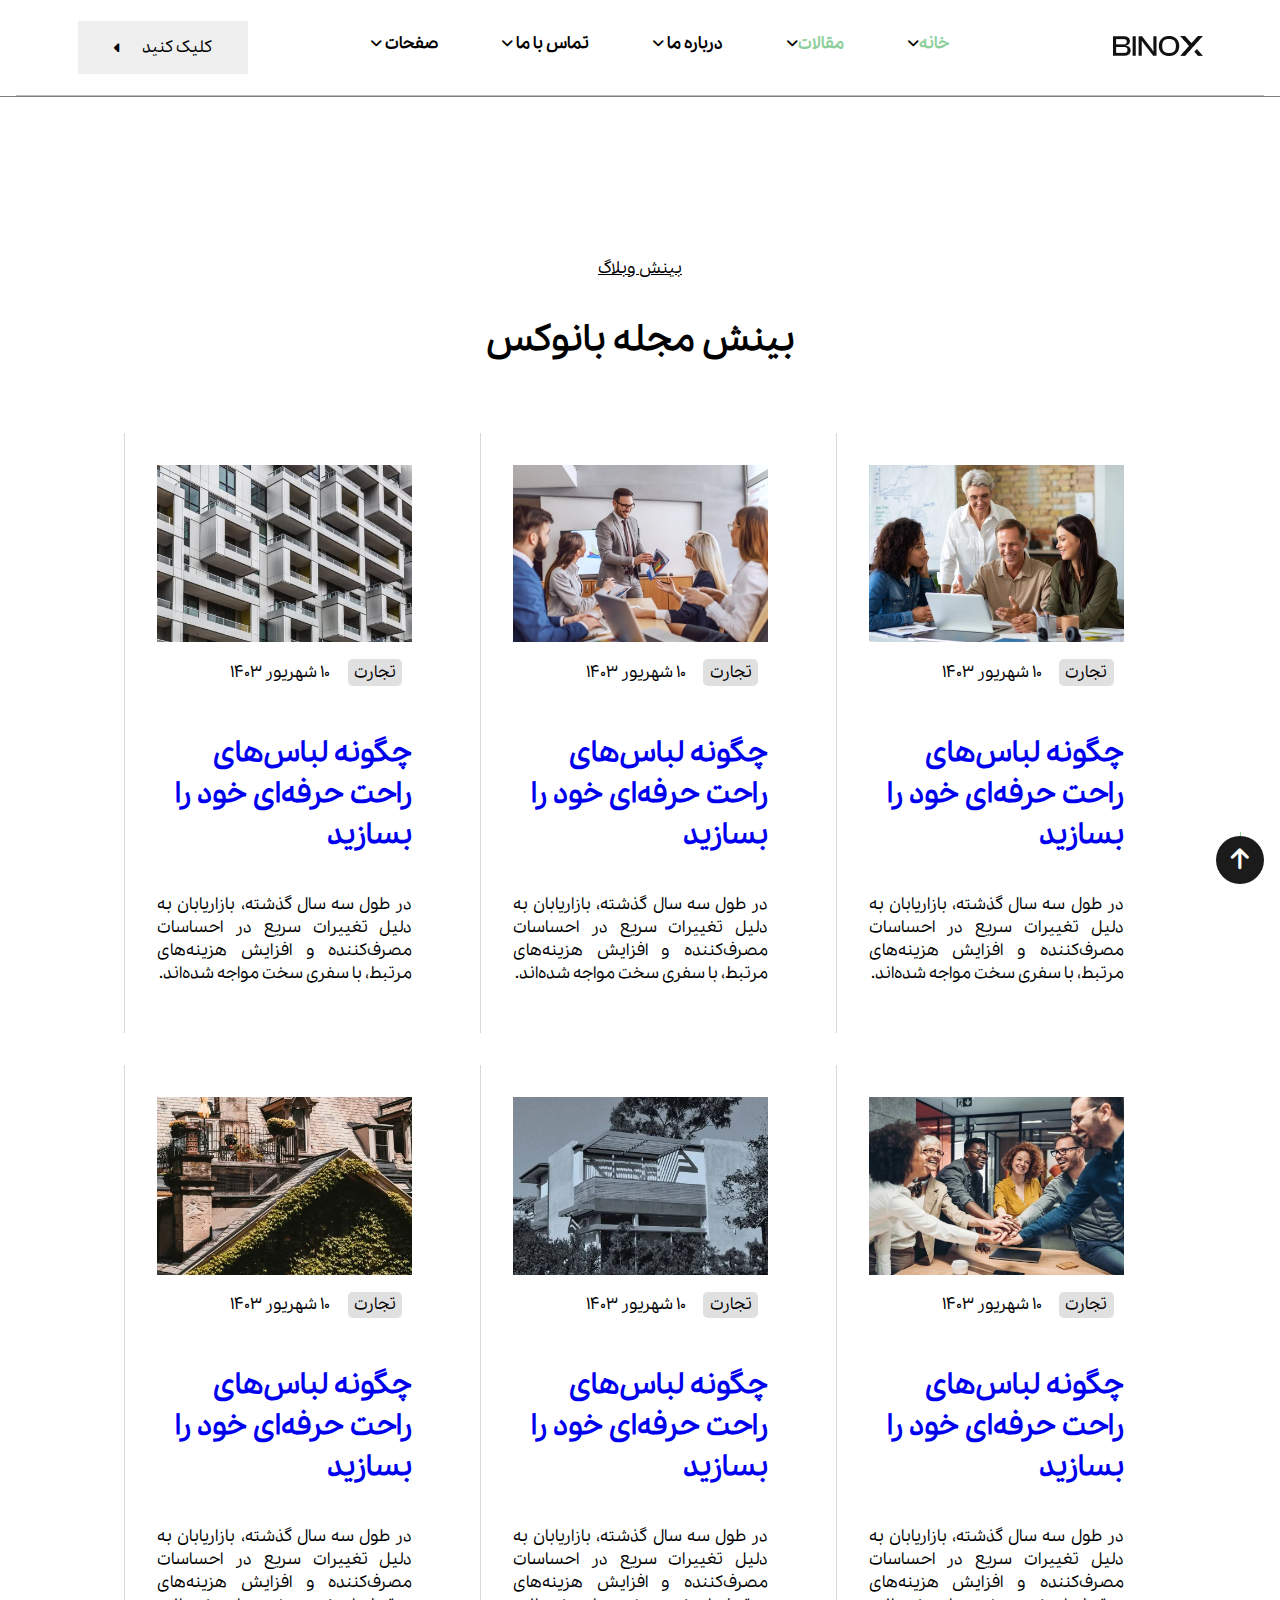
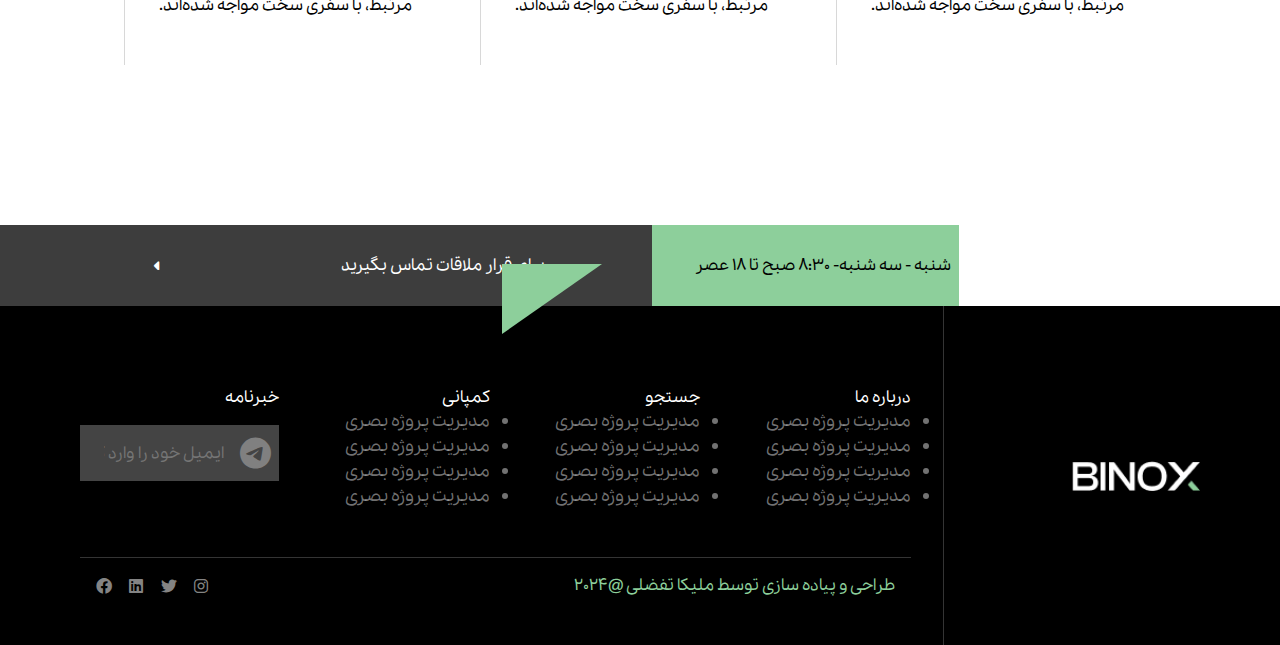
<file: archive.html>
<!DOCTYPE html>
<html lang="en">
<head>
    <meta charset="UTF-8">
    <meta name="viewport" content="width=device-width, initial-scale=1.0">
    <title>Document</title>
    <link href="sass/style.css" rel="stylesheet" />
    <link rel="stylesheet" href="https://cdnjs.cloudflare.com/ajax/libs/font-awesome/6.0.0/css/all.min.css">
  <!-- <link
  rel="stylesheet"
  href="https://cdn.jsdelivr.net/npm/swiper@11/swiper-bundle.min.css"
/>
<script src="https://code.jquery.com/jquery-1.12.4.min.js"></script> -->
</head>
<body>
  <header class="box-header">
    <section class="header-archive">
      <logo>
          <img src="images/blog/logo-inner-page.webp" alt="show logo">
      </logo>
      <nav class="navMenu">
          <ul class="navItem" id="navItem-blog">
            <li class="navItems"> <a href="https://melikatfz89.github.io/binox/">خانه</a><i class="fa-solid fa-angle-down">‌</i></li>
            <li class="navItems"> <a href="#">مقالات</a><i class="fa-solid fa-angle-down">‌</i></li>
            <li class="navItems">درباره ما <i class="fa-solid fa-angle-down">‌</i></li>
              <li class="navItems">تماس با ما <i class="fa-solid fa-angle-down">‌</i></li>
              <li class="navItems">صفحات <i class="fa-solid fa-angle-down">‌</i></li>
          </ul>
      </nav>
      <div class="menu-div">
        <button class="open-close" onclick="showboxMenu()"><i class="fa-solid fa-bars" style="color: #000;"></i></button>
     </div>
     <div class="box-menu">
        <ul class="ul-boxMenu">
            <li class="li-boxMenu">خانه</li>
            <li class="li-boxMenu">مقالات</li>
            <li class="li-boxMenu">تماس با ما</li>
            <li class="li-boxMenu"> درباره ما </li>
            <li class="li-boxMenu"> صفحات</li>
        </ul>
    </div>
      <button class="headerBtn">کلیک کنید
      <i class="fa-solid fa-caret-left">‌</i> </button>
  </section>
  </header>
    <section class="nintheen-section">
        <div class="veblog-div-archive">
            <div class="title-archive">
                <u> بینش وبلاگ </u>
                <h3>بینش مجله بانوکس</h3>
            </div>
          
          <div class="box-blogs">
            <div class="box-blog">
              <div>
                <img src="images/blog/blog-img-1.webp" alt="">
              </div>
              <div class="info-blog">
                 <span class="category-blog">تجارت</span>
                 <span class="time-blog">10 شهریور 1403</span> 
              </div>
              <h4><a href="file:///C:/Users/pc/Desktop/repository/DONE/binox/singlePost.html">چگونه لباس‌های راحت حرفه‌ای خود را بسازید </a></h4>
              <p>در طول سه سال گذشته، بازاریابان به دلیل تغییرات سریع در احساسات مصرف‌کننده و افزایش هزینه‌های مرتبط، با سفری سخت مواجه شده‌اند.</p>
            </div>
            <div class="box-blog">
              <div>
                <img src="images/blog/blog-img-2.webp" alt="">
              </div>              <div class="info-blog">
                 <span class="category-blog">تجارت</span>
                 <span class="time-blog">10 شهریور 1403</span> 
              </div>
              <h4><a href="file:///C:/Users/pc/Desktop/repository/DONE/binox/singlePost.html">چگونه لباس‌های راحت حرفه‌ای خود را بسازید </a></h4>
              <p>در طول سه سال گذشته، بازاریابان به دلیل تغییرات سریع در احساسات مصرف‌کننده و افزایش هزینه‌های مرتبط، با سفری سخت مواجه شده‌اند.</p>
            </div>
            <div class="box-blog">
              <div>
                <img src="images/blog/blog-img-3.webp" alt="">
              </div>              <div class="info-blog">
                 <span class="category-blog">تجارت</span>
                 <span class="time-blog">10 شهریور 1403</span> 
              </div>
              <h4><a href="file:///C:/Users/pc/Desktop/repository/DONE/binox/singlePost.html">چگونه لباس‌های راحت حرفه‌ای خود را بسازید </a></h4>
              <p>در طول سه سال گذشته، بازاریابان به دلیل تغییرات سریع در احساسات مصرف‌کننده و افزایش هزینه‌های مرتبط، با سفری سخت مواجه شده‌اند.</p>
            </div>
            <div class="box-blog">
              <div>
                <img src="images/blog/blog-img3.webp" alt="">
              </div>              <div class="info-blog">
                 <span class="category-blog">تجارت</span>
                 <span class="time-blog">10 شهریور 1403</span> 
              </div>
              <h4><a href="file:///C:/Users/pc/Desktop/repository/DONE/binox/singlePost.html">چگونه لباس‌های راحت حرفه‌ای خود را بسازید </a></h4>
              <p>در طول سه سال گذشته، بازاریابان به دلیل تغییرات سریع در احساسات مصرف‌کننده و افزایش هزینه‌های مرتبط، با سفری سخت مواجه شده‌اند.</p>
            </div>
            <div class="box-blog">
              <div>
                <img src="images/blog/blog-img-2 (1).webp" alt="">
              </div>              <div class="info-blog">
                 <span class="category-blog">تجارت</span>
                 <span class="time-blog">10 شهریور 1403</span> 
              </div>
              <h4><a href="file:///C:/Users/pc/Desktop/repository/DONE/binox/singlePost.html">چگونه لباس‌های راحت حرفه‌ای خود را بسازید </a></h4>
              <p>در طول سه سال گذشته، بازاریابان به دلیل تغییرات سریع در احساسات مصرف‌کننده و افزایش هزینه‌های مرتبط، با سفری سخت مواجه شده‌اند.</p>
            </div>
            <div class="box-blog">
              <div>
                <img src="images/blog/blog-img-1 (1).webp" alt="">
              </div>              <div class="info-blog">
                 <span class="category-blog">تجارت</span>
                 <span class="time-blog">10 شهریور 1403</span> 
              </div>
              <h4><a href="file:///C:/Users/pc/Desktop/repository/DONE/binox/singlePost.html">چگونه لباس‌های راحت حرفه‌ای خود را بسازید </a></h4>
              <p>در طول سه سال گذشته، بازاریابان به دلیل تغییرات سریع در احساسات مصرف‌کننده و افزایش هزینه‌های مرتبط، با سفری سخت مواجه شده‌اند.</p>
            </div>
          </div>
        </div>
    </section>
    <section class="tenth-section">
      <div class="btnCall-footer">
       <a href="#">
         برای قرار ملاقات تماس بگیرید
         <i class="fa-solid fa-caret-left">‌</i>
       </a>
      </div>
      <div class="green-time">
       شنبه - سه شنبه- 8:30 صبح تا 18 عصر
      </div>
   </section>
   <footer class="box-footer">
     <div class="background-btnscroll">
       <button onclick="scrollBorder()" class="btn-scroll"><i class="fa-solid fa-arrow-up fa-fw"></i></button>
     </div>
     <img  class=footer-logo src="images/footer-logo-1-1.webp" alt="">
     <div class="box-text-footer">
       <div class="links-pages">
         <ul>
           درباره ما
           <li>مدیریت پروژه بصری </li>
           <li>مدیریت پروژه بصری </li>
           <li>مدیریت پروژه بصری </li>
           <li>مدیریت پروژه بصری </li>
         </ul>
         <ul>
           جستجو
           <li>مدیریت پروژه بصری </li>
           <li>مدیریت پروژه بصری </li>
           <li>مدیریت پروژه بصری </li>
           <li>مدیریت پروژه بصری </li>
         </ul>
         <ul>
           کمپانی
           <li>مدیریت پروژه بصری </li>
           <li>مدیریت پروژه بصری </li>
           <li>مدیریت پروژه بصری </li>
           <li>مدیریت پروژه بصری </li>
         </ul>
         <div>
           خبرنامه
           <div class="div-form">
             <i class="fa-brands fa-telegram"></i>
             <input type="email" class="email-address" placeholder="ایمیل خود را وارد کنید"/>
           </div>
         </div>
       </div>
       <div class="div-coprighting">
         <span class="copy-right"> طراحی و پیاده سازی توسط ملیکا تفضلی @2024</span>
         <span class="social-footer">
           <i class="fa-brands fa-instagram"></i>
           <i class="fa-brands fa-twitter"></i>
           <i class="fa-brands fa-linkedin"></i>
           <i class="fa-brands fa-facebook"></i>
         </span>
       </div>
     </div>
   </footer>
   <!-- <script src="http://cdnjs.cloudflare.com/ajax/libs/waypoints/2.0.3/waypoints.min.js"></script>
   <script src="js/jquery.counterup.min.js"></script> -->
   <script src="js/script.js"></script></body>
</html>
</file>
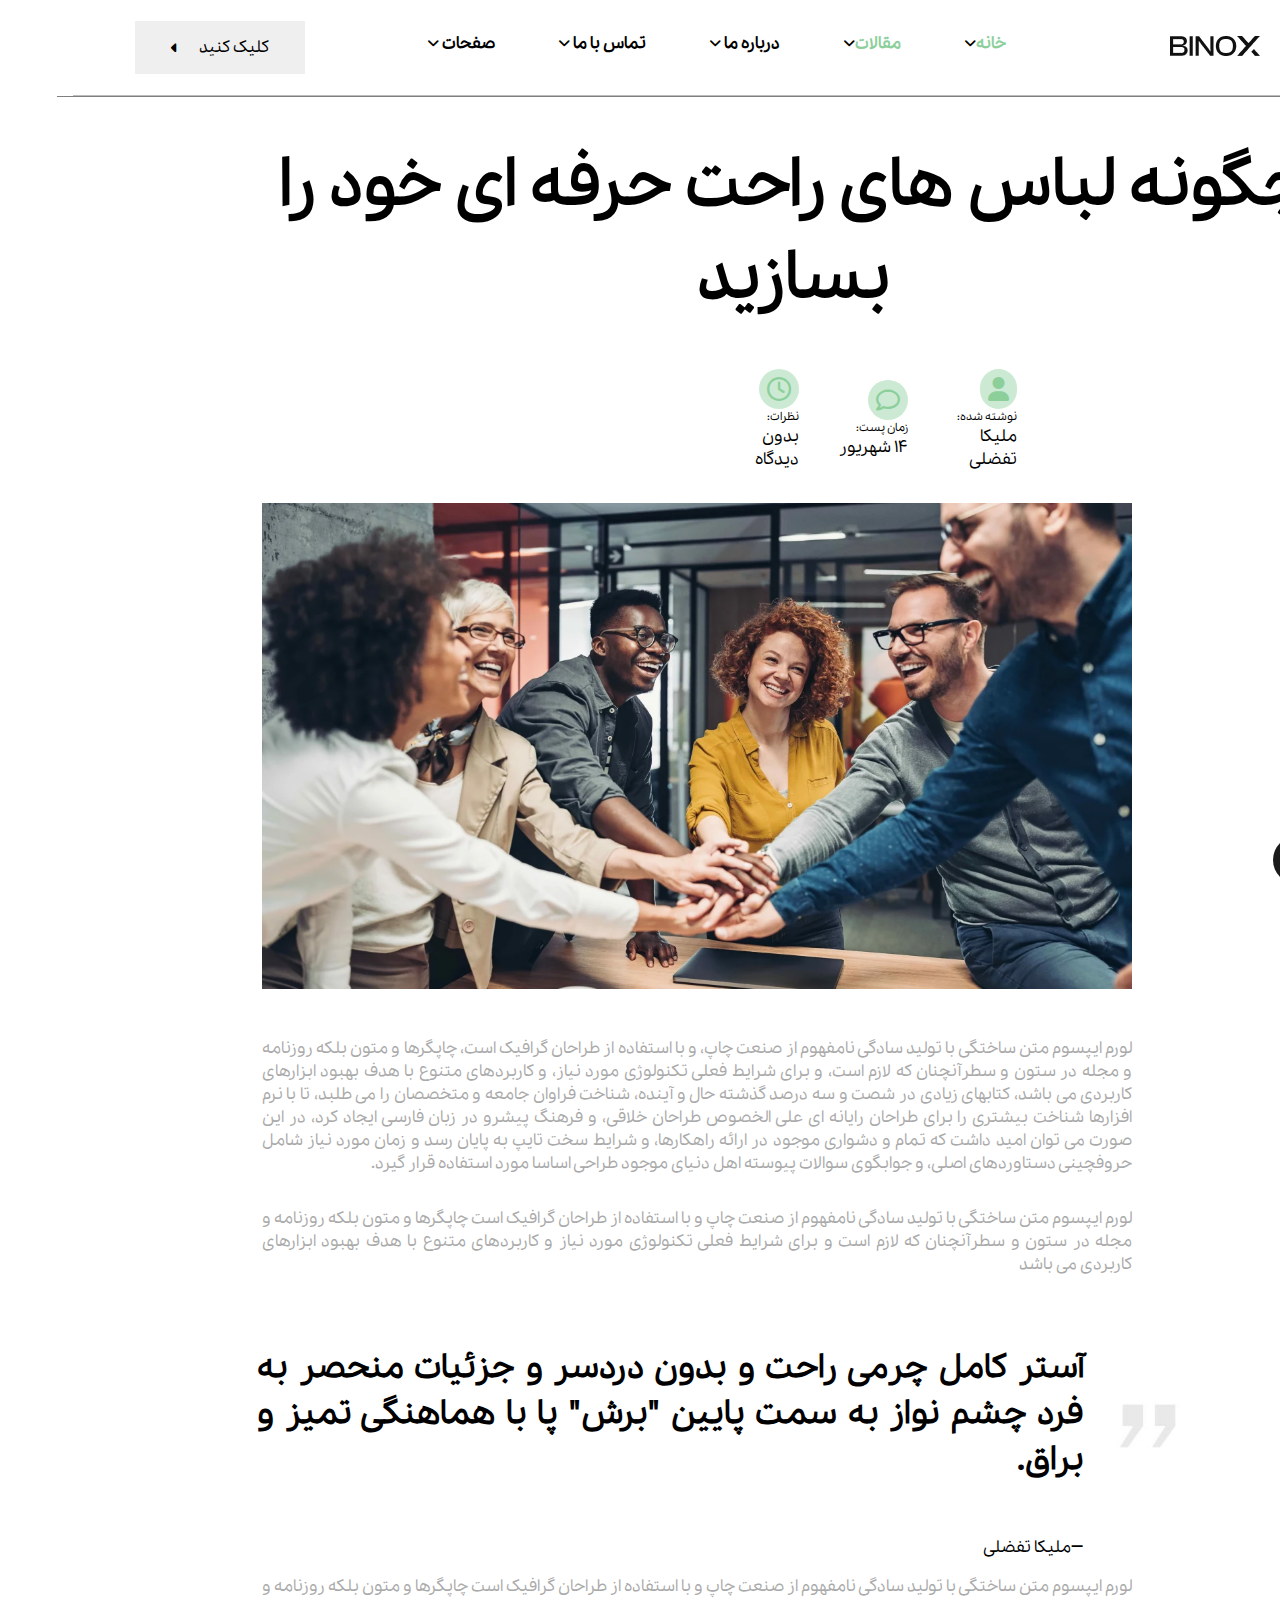
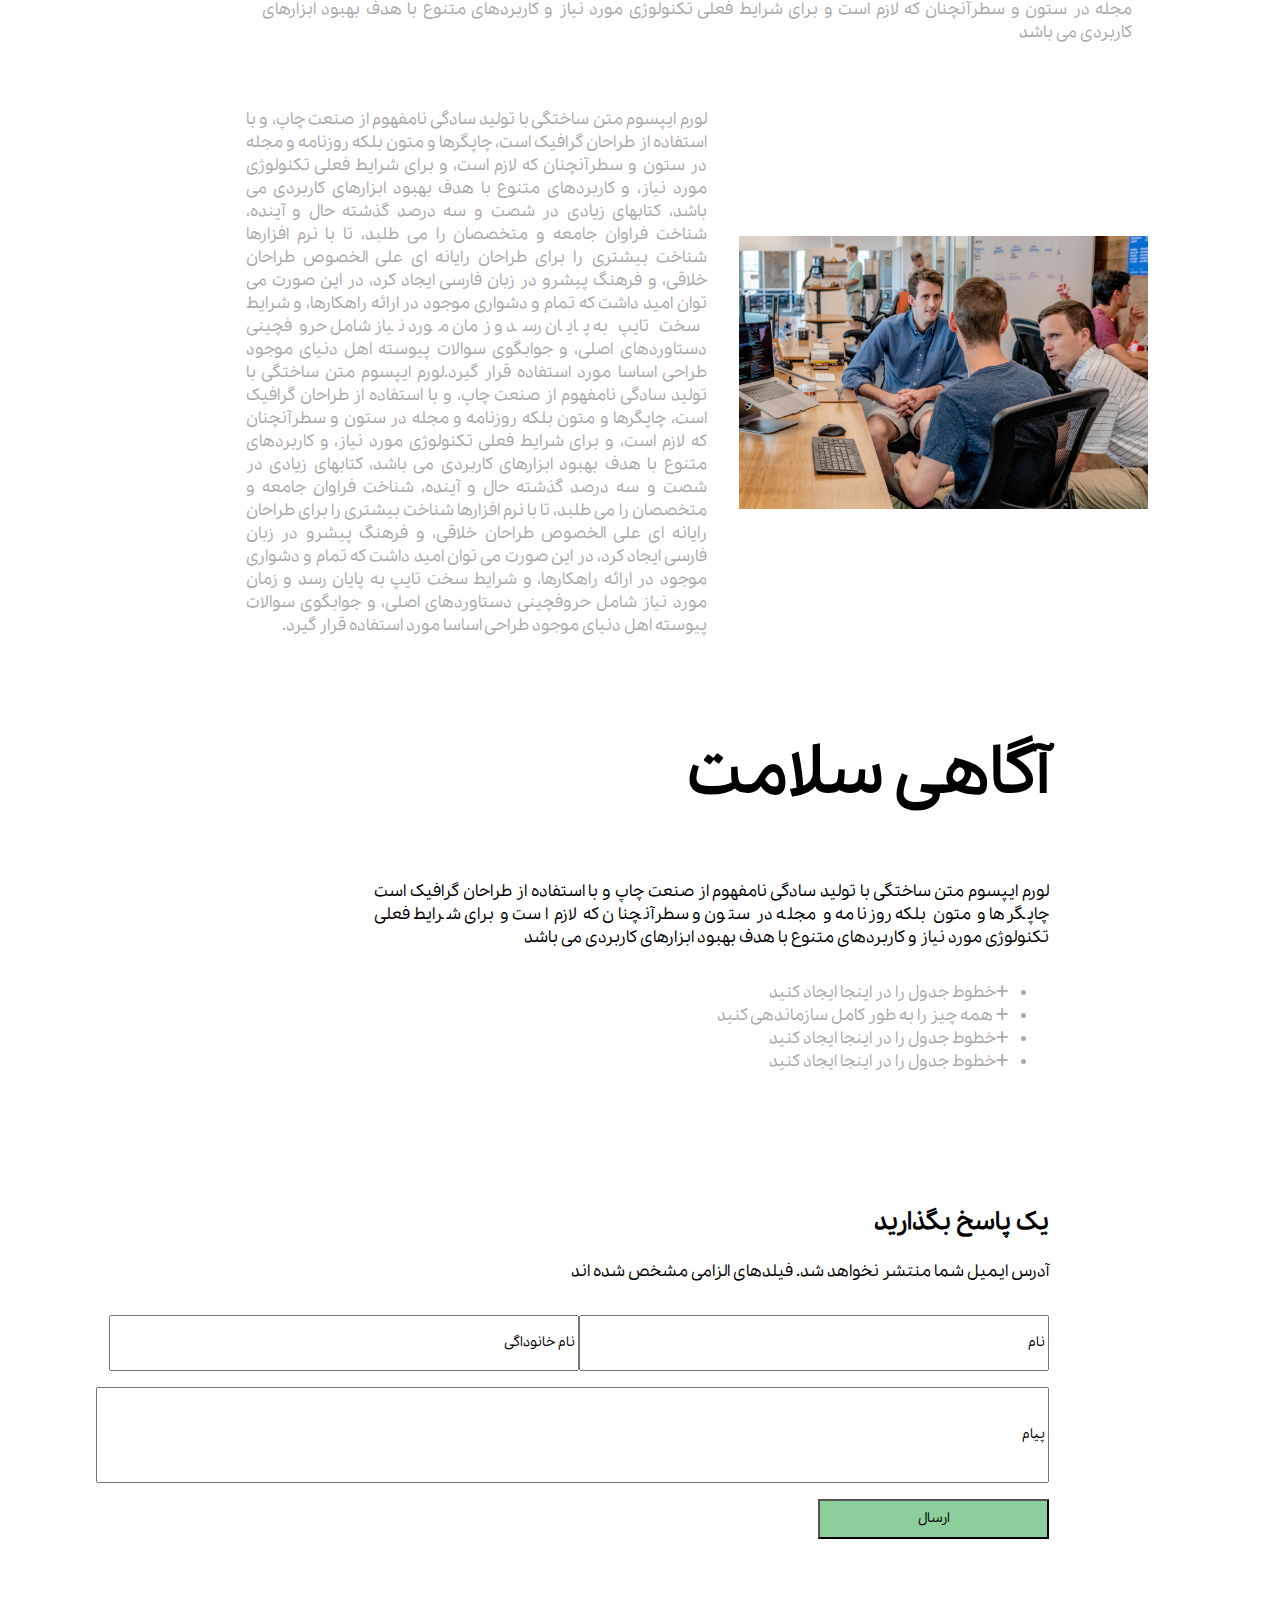
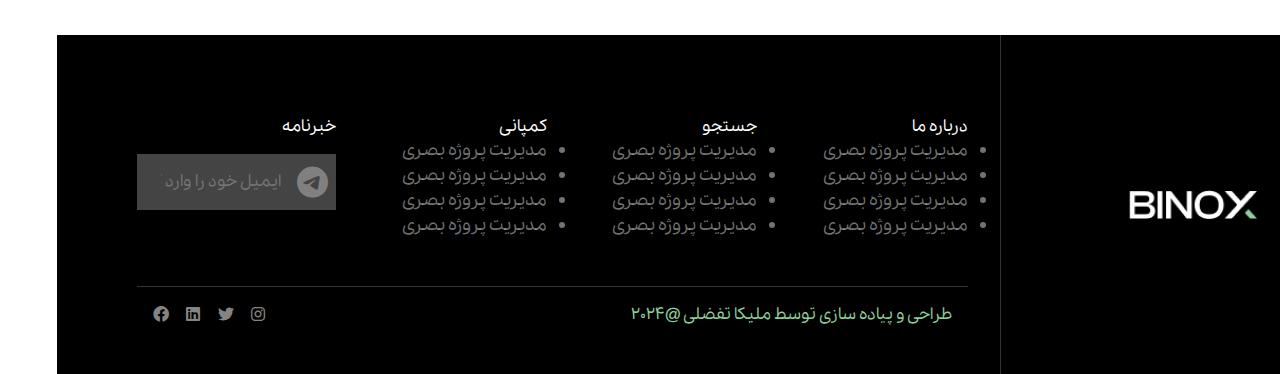
<file: singlePost.html>
<!DOCTYPE html>
<html lang="en">
<head>
    <meta charset="UTF-8">
    <meta name="viewport" content="width=device-width, initial-scale=1.0">
    <title>Document</title>
    <link href="sass/style.css" rel="stylesheet" />
    <link rel="stylesheet" href="https://cdnjs.cloudflare.com/ajax/libs/font-awesome/6.0.0/css/all.min.css">
    <!-- <link
  rel="stylesheet"
  href="https://cdn.jsdelivr.net/npm/swiper@11/swiper-bundle.min.css"
/> -->
<!-- <script src="https://code.jquery.com/jquery-1.12.4.min.js"></script> -->
</head>
<body>
  <header class="box-header">
    <section class="header-archive">
      <logo>
          <img src="images/blog/logo-inner-page.webp" alt="show logo">
      </logo>
      <nav class="navMenu">
          <ul class="navItem" id="navItem-blog">
            <li class="navItems"> <a href="https://melikatfz89.github.io/binox/">خانه</a><i class="fa-solid fa-angle-down">‌</i></li>
            <li class="navItems"> <a href="#">مقالات</a><i class="fa-solid fa-angle-down">‌</i></li>
            <li class="navItems">درباره ما <i class="fa-solid fa-angle-down">‌</i></li>
              <li class="navItems">تماس با ما <i class="fa-solid fa-angle-down">‌</i></li>
              <li class="navItems">صفحات <i class="fa-solid fa-angle-down">‌</i></li>
          </ul>
      </nav>
      <div class="menu-div">
        <button class="open-close" onclick="showboxMenu()"><i class="fa-solid fa-bars" style="color: #000;"></i></button>
     </div>
     <div class="box-menu">
        <ul class="ul-boxMenu">
            <li class="li-boxMenu">خانه</li>
            <li class="li-boxMenu">مقالات</li>
            <li class="li-boxMenu">تماس با ما</li>
            <li class="li-boxMenu"> درباره ما </li>
            <li class="li-boxMenu"> صفحات</li>
        </ul>
    </div>
      <button class="headerBtn">کلیک کنید
      <i class="fa-solid fa-caret-left">‌</i> </button>
  </section>
  </header>

        <h1 class="title-singlepost">چگونه لباس های راحت حرفه ای خود را بسازید </h1>
        <div class="info">
          <div class="box-info">
            <i class="fa-solid fa-user"></i>
            <div class="text-info">
              <span class="title-info">نوشته شده:</span>
              <span>ملیکا تفضلی</span>
            </div>
          </div>
          <div class="box-info">
            <i class="fa-regular fa-comment"></i>
            <div class="text-info">
              <span class="title-info"> زمان پست:</span>
              <span>14 شهریور </span>
            </div>
          </div>
          <div class="box-info">
            <i class="fa-regular fa-clock"></i>
            <div class="text-info">
              <span class="title-info"> نظرات:</span>
              <span> بدون دیدگاه</span>
            </div>
          </div>
        </div>
        <div class="special-image">
          <img src="images/single-post/blog-details-img.webp" alt="show-pic">
        </div>
        <div class="description">
          <p >لورم ایپسوم متن ساختگی با تولید سادگی نامفهوم از صنعت چاپ، و با استفاده از طراحان گرافیک است، چاپگرها و متون بلکه روزنامه و مجله در ستون و سطرآنچنان که لازم است، و برای شرایط فعلی تکنولوژی مورد نیاز، و کاربردهای متنوع با هدف بهبود ابزارهای کاربردی می باشد، کتابهای زیادی در شصت و سه درصد گذشته حال و آینده، شناخت فراوان جامعه و متخصصان را می طلبد، تا با نرم افزارها شناخت بیشتری را برای طراحان رایانه ای علی الخصوص طراحان خلاقی، و فرهنگ پیشرو در زبان فارسی ایجاد کرد، در این صورت می توان امید داشت که تمام و دشواری موجود در ارائه راهکارها، و شرایط سخت تایپ به پایان رسد و زمان مورد نیاز شامل حروفچینی دستاوردهای اصلی، و جوابگوی سوالات پیوسته اهل دنیای موجود طراحی اساسا مورد استفاده قرار گیرد.</p>
          <p>لورم ایپسوم متن ساختگی با تولید سادگی نامفهوم از صنعت چاپ و با استفاده از طراحان گرافیک است چاپگرها و متون بلکه روزنامه و مجله در ستون و سطرآنچنان که لازم است و برای شرایط فعلی تکنولوژی مورد نیاز و کاربردهای متنوع با هدف بهبود ابزارهای کاربردی می باشد</p>
        </div>
        <div class="quote-text">
             <img src="images/quote-image.JPG" alt="">
             <div class="author-text">
            <h5>آستر کامل چرمی راحت و بدون دردسر و جزئیات منحصر به فرد چشم نواز به سمت پایین "برش" پا با هماهنگی تمیز و براق.</h5>
            <span class="author"><i class="fa-solid fa-minus"></i>ملیکا تفضلی</span>
            </div>
        </div>
        <div class="description">
          <p>لورم ایپسوم متن ساختگی با تولید سادگی نامفهوم از صنعت چاپ و با استفاده از طراحان گرافیک است چاپگرها و متون بلکه روزنامه و مجله در ستون و سطرآنچنان که لازم است و برای شرایط فعلی تکنولوژی مورد نیاز و کاربردهای متنوع با هدف بهبود ابزارهای کاربردی می باشد</p>
        </div>
        <div class="image-text">
            <img src="images/single-post/blog_center.webp" alt="show-pic">
            <p>لورم ایپسوم متن ساختگی با تولید سادگی نامفهوم از صنعت چاپ، و با استفاده از طراحان گرافیک است، چاپگرها و متون بلکه روزنامه و مجله در ستون و سطرآنچنان که لازم است، و برای شرایط فعلی تکنولوژی مورد نیاز، و کاربردهای متنوع با هدف بهبود ابزارهای کاربردی می باشد، کتابهای زیادی در شصت و سه درصد گذشته حال و آینده، شناخت فراوان جامعه و متخصصان را می طلبد، تا با نرم افزارها شناخت بیشتری را برای طراحان رایانه ای علی الخصوص طراحان خلاقی، و فرهنگ پیشرو در زبان فارسی ایجاد کرد، در این صورت می توان امید داشت که تمام و دشواری موجود در ارائه راهکارها، و شرایط سخت تایپ به پایان رسد و زمان مورد نیاز شامل حروفچینی دستاوردهای اصلی، و جوابگوی سوالات پیوسته اهل دنیای موجود طراحی اساسا مورد استفاده قرار گیرد.لورم ایپسوم متن ساختگی با تولید سادگی نامفهوم از صنعت چاپ، و با استفاده از طراحان گرافیک است، چاپگرها و متون بلکه روزنامه و مجله در ستون و سطرآنچنان که لازم است، و برای شرایط فعلی تکنولوژی مورد نیاز، و کاربردهای متنوع با هدف بهبود ابزارهای کاربردی می باشد، کتابهای زیادی در شصت و سه درصد گذشته حال و آینده، شناخت فراوان جامعه و متخصصان را می طلبد، تا با نرم افزارها شناخت بیشتری را برای طراحان رایانه ای علی الخصوص طراحان خلاقی، و فرهنگ پیشرو در زبان فارسی ایجاد کرد، در این صورت می توان امید داشت که تمام و دشواری موجود در ارائه راهکارها، و شرایط سخت تایپ به پایان رسد و زمان مورد نیاز شامل حروفچینی دستاوردهای اصلی، و جوابگوی سوالات پیوسته اهل دنیای موجود طراحی اساسا مورد استفاده قرار گیرد.</p>
          </div>
          <div class="healthy-section">
            <h1>آگاهی سلامت </h1>
            <p>لورم ایپسوم متن ساختگی با تولید سادگی نامفهوم از صنعت چاپ و با استفاده از طراحان گرافیک است چاپگرها و متون بلکه روزنامه و مجله در ستون و سطرآنچنان که لازم است و برای شرایط فعلی تکنولوژی مورد نیاز و کاربردهای متنوع با هدف بهبود ابزارهای کاربردی می باشد</p>  
            <ul class="list-healthy">
              <li><i class="fa-solid fa-plus"></i>خطوط جدول را در اینجا ایجاد کنید</li>
              <li><i class="fa-solid fa-plus"></i> همه چیز را به طور کامل سازماندهی کنید </li>
              <li><i class="fa-solid fa-plus"></i>خطوط جدول را در اینجا ایجاد کنید</li>
              <li><i class="fa-solid fa-plus"></i>خطوط جدول را در اینجا ایجاد کنید</li>
            </ul>
          </div>
          <div class="div-form">
            <div class="">
              <h2>یک پاسخ بگذارید</h2>
              <p>آدرس ایمیل شما منتشر نخواهد شد. فیلدهای الزامی مشخص شده اند</p>
              <form action="get" class="form-text">
                <input type="text"  name="" id="name" value="نام">
                <input type="text"  name="" id="family" value="نام خانوداگی">
                <input type="textarea" name="" id="message" value="پیام" >
                <button id="submit-btn">ارسال</button>
              </form>
            </div>
          </div>
  <footer class="box-footer">
    <div class="background-btnscroll">
      <button onclick="scrollBorder()" class="btn-scroll"><i class="fa-solid fa-arrow-up fa-fw"></i></button>
    </div>
    <img  class=footer-logo src="images/footer-logo-1-1.webp" alt="">
    <div class="box-text-footer">
      <div class="links-pages">
        <ul>
          درباره ما
          <li>مدیریت پروژه بصری </li>
          <li>مدیریت پروژه بصری </li>
          <li>مدیریت پروژه بصری </li>
          <li>مدیریت پروژه بصری </li>
        </ul>
        <ul>
          جستجو
          <li>مدیریت پروژه بصری </li>
          <li>مدیریت پروژه بصری </li>
          <li>مدیریت پروژه بصری </li>
          <li>مدیریت پروژه بصری </li>
        </ul>
        <ul>
          کمپانی
          <li>مدیریت پروژه بصری </li>
          <li>مدیریت پروژه بصری </li>
          <li>مدیریت پروژه بصری </li>
          <li>مدیریت پروژه بصری </li>
        </ul>
        <div>
          خبرنامه
          <div class="div-form">
            <i class="fa-brands fa-telegram"></i>
            <input type="email" class="email-address" placeholder="ایمیل خود را وارد کنید"/>
          </div>
        </div>
      </div>
      <div class="div-coprighting">
        <span class="copy-right"> طراحی و پیاده سازی توسط ملیکا تفضلی @2024</span>
        <span class="social-footer">
          <i class="fa-brands fa-instagram"></i>
          <i class="fa-brands fa-twitter"></i>
          <i class="fa-brands fa-linkedin"></i>
          <i class="fa-brands fa-facebook"></i>
        </span>
      </div>
    </div>
  </footer>
    <script src="js/script.js"></script>
</body>
</html>
</file>
<file: sass/style.css>
/*
Theme Name: bizoxin
Theme URI: bizoxin
Author: melika.tafazoli8631@gmail.com
Author URI: melika tafazoli
Description: A simple Theme about the Seo and good for the company about SEO AND WEBDESIGN, i use some library for this demo, swipper js, counter js , fontawsome, JQuery and pure javascript.
Version: 1.0
*/
html {
  scroll-behavior: smooth !important;
}

@media screen and (min-width: 100px) and (max-width: 425px) {
  h1 {
    font-size: 0.9rem !important;
    margin-top: 0.3rem !important;
    margin-right: 2rem !important;
  }
  p {
    font-size: 0.9rem !important;
  }
  h4 {
    font-size: 0.9rem !important;
  }
  div {
    font-size: 0.9rem !important;
  }
  p.text-small-banner {
    display: none;
  }
  .container {
    height: 22rem;
  }
  .image-wrapper img {
    height: 22rem;
  }
  .navMenu {
    display: none !important;
  }
  logo {
    width: 86px;
    height: auto;
  }
  .black-frame-slider {
    display: none !important;
  }
  .headerBtn {
    font-size: 10px !important;
  }
  .continue-informations img {
    flex-basis: 100% !important;
  }
  .first-div-core {
    padding: 0 !important;
  }
  .total-blue-div {
    flex-basis: 100% !important;
  }
  .core-feature {
    flex-basis: 100% !important;
    padding: 1rem !important;
  }
  .second-section {
    flex-direction: column-reverse !important;
  }
  .image-scroll {
    flex-basis: 100% !important;
  }
  .btn-about {
    width: 60% !important;
  }
  .x-image {
    width: 42% !important;
  }
  .third-col-blue {
    width: 100% !important;
    padding: 3rem !important;
  }
  .second-col-blue {
    width: 100% !important;
  }
  .first-col-blue img {
    margin-top: -2rem !important;
  }
  .first-col-blue {
    padding-right: 4rem !important;
    width: 100% !important;
  }
  .consultant-btn {
    top: 5.8rem !important;
    left: 43rem !important;
    font-size: 0.7rem !important;
    width: 10rem;
  }
  .green-sectionScroll {
    flex-basis: 100% !important;
    padding: 3rem !important;
  }
  .icon-box {
    flex-basis: 100% !important;
  }
  .second-slider {
    flex-basis: 100% !important;
  }
  .box-text {
    flex-basis: 100% !important;
  }
  .seventh-section {
    padding: 0 !important;
  }
  .box-text-specialization {
    flex-basis: 100% !important;
  }
  .tenth-section .green-time:before {
    display: none !important;
  }
  section.tenth-section {
    flex-direction: column;
  }
  .green-time {
    width: 100% !important;
  }
  .btnCall-footer {
    width: 100% !important;
  }
  .box-blog {
    flex-basis: 100% !important;
  }
  .firstSection-singlepost {
    padding: 0 !important;
    margin-top: 7rem !important;
  }
  .meta-info {
    flex-direction: column !important;
    margin-right: 0 !important;
    justify-content: space-between !important;
  }
  .description {
    flex-direction: column !important;
    padding: 0 !important;
  }
  .description .text-description {
    width: 94% !important;
  }
  .info {
    margin-right: 1rem !important;
    justify-content: space-around !important;
  }
  .title-singlepost {
    margin-right: 0.5rem !important;
    width: 95% !important;
  }
  .image-text p {
    width: 68% !important;
  }
  .healthy-section p {
    width: 95% !important;
    margin-right: 0.5rem !important;
  }
  .healthy-section {
    margin-right: 0.5rem !important;
    padding: 2rem !important;
  }
  .quote-text {
    flex-direction: column !important;
  }
  .quote-text img {
    width: 30% !important;
  }
  .div-form div {
    margin: 0 !important;
  }
  .title-archive h3 {
    font-size: 29px !important;
  }
  .span-circle, .circle, .consultant-btn {
    display: none;
  }
}
@media screen and (min-width: 426px) and (max-width: 767px) {
  h1 {
    font-size: 1rem !important;
    margin-top: 3rem !important;
    margin-right: 2rem !important;
  }
  p {
    font-size: 0.5rem !important;
  }
  h4 {
    font-size: 0.5rem !important;
  }
  div {
    font-size: 0.5rem !important;
  }
  p.text-small-banner {
    top: 7rem !important;
    right: 2rem !important;
  }
  .navMenu {
    display: none !important;
  }
  logo {
    width: 86px;
    height: auto;
  }
  .black-frame-slider {
    display: none !important;
  }
  .continue-informations img {
    flex-basis: 100% !important;
  }
  .first-div-core {
    padding: 0 !important;
  }
  .total-blue-div {
    flex-basis: 100%;
  }
  .core-feature {
    flex-basis: 100% !important;
  }
  .second-section {
    flex-direction: column-reverse !important;
  }
  .btn-about {
    width: 28% !important;
  }
  .x-image {
    width: 37% !important;
  }
  .third-col-blue {
    width: 100% !important;
    padding: 3rem !important;
  }
  .second-col-blue {
    width: 100% !important;
  }
  .first-col-blue img {
    margin-top: -2rem !important;
  }
  .first-col-blue {
    padding-right: 4rem !important;
    width: 100% !important;
  }
  .second-slider {
    flex-basis: 100% !important;
  }
  .box-text {
    flex-basis: 100% !important;
  }
  .seventh-section {
    padding: 0 !important;
  }
  .box-text-specialization {
    flex-basis: 100% !important;
  }
  .tenth-section .green-time:before {
    display: none !important;
  }
  section.tenth-section {
    flex-direction: column;
  }
  .green-time {
    width: 100% !important;
  }
  .btnCall-footer {
    width: 100% !important;
  }
  .box-blog {
    flex-basis: 100% !important;
  }
  .div-form div {
    margin: 0 !important;
  }
  .span-circle, .circle, .consultant-btn {
    display: none;
  }
}
@media screen and (min-width: 768px) and (max-width: 991px) {
  h1 {
    font-size: 2rem !important;
    margin-top: 1rem !important;
    margin-right: 4rem !important;
  }
  p {
    font-size: 0.8rem !important;
  }
  h4 {
    font-size: 0.8rem !important;
  }
  div {
    font-size: 0.8rem !important;
  }
  p.text-small-banner {
    top: 16rem !important;
    right: 22rem !important;
  }
  .consultant-btn {
    top: 5rem !important;
    left: 19rem !important;
  }
  .navMenu {
    display: none !important;
  }
  .total-blue-div {
    flex-basis: 100% !important;
  }
  .core-feature {
    flex-basis: 100% !important;
    padding: 5rem !important;
  }
  .second-section {
    flex-direction: column-reverse !important;
  }
  .third-section {
    margin-top: 0 !important;
  }
  .btn-about {
    width: 28% !important;
  }
  .x-image {
    width: 37% !important;
  }
  .third-col-blue {
    padding: 2rem !important;
  }
  .second-slider {
    flex-basis: 100% !important;
  }
  .box-text {
    flex-basis: 100% !important;
  }
  .seventh-section {
    padding: 0 !important;
  }
  .box-text-specialization {
    flex-basis: 100% !important;
  }
  .tenth-section .green-time:before {
    display: none !important;
  }
  section.tenth-section {
    flex-direction: column;
  }
  .green-time {
    width: 100% !important;
  }
  .btnCall-footer {
    width: 100% !important;
  }
  .box-blog {
    flex-basis: 100% !important;
  }
  .healthy-section {
    margin-right: 6rem !important;
  }
  .div-form div {
    margin: 0 !important;
  }
  .span-circle, .circle, .consultant-btn {
    display: none;
  }
}
@media screen and (min-width: 992px) and (max-width: 1199px) {
  h1 {
    font-size: 3rem !important;
    margin-top: 10rem !important;
    margin-right: 8rem !important;
  }
  p {
    font-size: 1rem !important;
  }
  h4 {
    font-size: 1rem !important;
  }
  p.text-small-banner {
    top: 24rem !important;
    right: 40rem !important;
  }
  .core-feature {
    flex-basis: 41% !important;
  }
  .second-section {
    flex-direction: column-reverse !important;
  }
  .third-section {
    margin-top: 7rem !important;
  }
  .btn-about {
    width: 20% !important;
  }
  .third-col-blue {
    padding: 2rem !important;
  }
  .consultant-btn {
    top: 10rem !important;
    left: 25rem !important;
  }
  .tenth-section .green-time:before {
    display: none !important;
  }
  .btnCall-footer {
    width: 47.9% !important;
  }
  .menu-div {
    display: none !important;
  }
  .box-menu {
    display: none !important;
  }
  .div-form div {
    margin: 0 !important;
  }
  .div-form div {
    margin: 0 !important;
  }
  .healthy-section {
    margin-right: 7rem !important;
  }
}
@media screen and (min-width: 1200px) and (max-width: 2559px) {
  h1 {
    font-size: 4rem !important;
  }
  p {
    font-size: 1rem !important;
  }
  h4 {
    font-size: 2rem !important;
  }
  p.text-small-banner {
    top: 38rem !important;
    left: 15rem !important;
  }
  .headerBtn {
    width: 170px;
  }
  .header {
    padding: 1rem;
  }
  .total-blue-div {
    flex-basis: 66% !important;
  }
  .core-feature {
    flex-basis: 34% !important;
    padding: 8rem !important;
  }
  .third-col-blue {
    padding: 4rem !important;
  }
  .third-col-blue p {
    width: 50%;
  }
  .consultant-btn {
    top: 24rem !important;
    left: 47rem !important;
  }
  .box-text-specialization {
    flex-basis: 26% !important;
  }
  .menu-div {
    display: none !important;
  }
  .box-menu {
    display: none !important;
  }
  .div-form div {
    margin: 0 !important;
  }
  .div-form div {
    margin: 4rem 18rem !important;
  }
}
@media screen and (min-width: 2560px) {
  h1 {
    font-size: 4rem !important;
    margin-top: 12rem !important;
    margin-right: 9rem !important;
  }
  p {
    font-size: 2rem !important;
  }
  h4 {
    font-size: 2rem !important;
  }
  p.text-small-banner {
    top: 48rem !important;
    right: 19rem !important;
  }
  .header {
    padding: 1rem;
  }
  .headerBtn {
    width: 170px;
  }
  .total-blue-div {
    flex-basis: 66% !important;
  }
  .core-feature {
    flex-basis: 34% !important;
  }
  .third-col-blue {
    padding: 3rem !important;
  }
  .third-col-blue p {
    width: 50%;
  }
  .green-time:before {
    right: 33.8rem !important;
    top: 2.4rem !important;
  }
  .menu-div {
    display: none !important;
  }
  .box-menu {
    display: none !important;
  }
}
.veblog-div-archive {
  width: 90%;
  display: flex;
  align-items: center;
  flex-wrap: wrap;
  justify-content: center;
}
.veblog-div-archive .title-archive {
  display: flex;
  align-items: center;
  flex-wrap: wrap;
  justify-content: center;
  flex-direction: column;
}
.veblog-div-archive .title-archive h3 {
  font-size: 35px;
  font-weight: bolder;
}

#navItem-blog {
  display: flex;
  align-items: center;
  flex-wrap: wrap;
  flex-direction: row;
  text-decoration: none;
  list-style: none;
  font-weight: 800;
  justify-content: space-around;
  padding-bottom: 8px;
  width: 100%;
  font-size: 16px;
  color: #000;
}

.header-archive {
  border-bottom: 1px solid rgba(129, 129, 129, 0.521);
  display: flex;
  align-items: center;
  flex-wrap: wrap;
  flex-direction: row;
  justify-content: space-around;
  height: auto;
  width: 95%;
  z-index: 999;
  flex-wrap: wrap;
  padding: 1rem;
}

.title-singlepost {
  text-align: center;
  margin-left: 12rem;
}

.info {
  display: flex;
  align-items: center;
  flex-wrap: wrap;
  flex-direction: row;
  justify-content: start;
  align-items: center;
  margin-right: 20rem;
}
.info .box-info {
  display: flex;
  align-items: center;
  flex-wrap: wrap;
  flex-direction: row;
  width: 8%;
  height: auto;
  justify-content: space-between;
  margin-left: 2rem;
}
.info .box-info i {
  color: #8DCF9B;
  font-size: 1.5rem;
  background-color: rgba(141, 207, 155, 0.4431372549);
  padding: 0.5rem;
  border-radius: 2rem;
}
.info .box-info .text-info {
  display: flex;
  align-items: center;
  flex-wrap: wrap;
  flex-direction: column;
  align-items: start;
  justify-content: start;
}
.info .box-info .text-info .title-info {
  font-size: 0.7rem;
}

.special-image {
  display: flex;
  align-items: center;
  flex-wrap: wrap;
  justify-content: center;
}
.special-image img {
  width: 68%;
  margin: 2rem 0;
}

.description {
  color: rgb(170, 170, 170);
  display: flex;
  align-items: center;
  flex-wrap: wrap;
  flex-direction: row;
  justify-content: center;
}
.description p {
  width: 68%;
}

.quote-text {
  display: flex;
  align-items: center;
  flex-wrap: wrap;
  flex-direction: row;
  justify-content: center;
}
.quote-text .author-text {
  width: 68%;
}
.quote-text .author-text h5 {
  font-size: 2rem;
  width: 95%;
  text-align: justify;
}
.quote-text img {
  width: 5%;
  margin-left: 2rem;
}

.image-text {
  display: flex;
  align-items: center;
  flex-wrap: wrap;
  flex-direction: row;
  justify-content: center;
  color: rgb(170, 170, 170);
  margin: 2rem 0;
}
.image-text img {
  width: 32%;
  margin-left: 2rem;
}
.image-text p {
  width: 36%;
}

.healthy-section {
  display: flex;
  align-items: center;
  flex-wrap: wrap;
  flex-direction: column;
  justify-content: start;
  align-items: start;
  margin-right: 18rem;
}
.healthy-section p {
  width: 68%;
}
.healthy-section .list-healthy {
  color: rgb(170, 170, 170);
}

.div-form {
  display: flex;
  align-items: center;
  flex-wrap: wrap;
  flex-direction: column;
  justify-content: center;
  margin: 2rem 0;
}
.div-form div {
  width: 82%;
  margin: 4rem 20rem;
}
.div-form div h2 {
  width: 50%;
}
.div-form div .form-text {
  margin-top: 1rem;
  display: flex;
  align-items: center;
  flex-wrap: wrap;
  flex-direction: row;
  align-items: start;
}
.div-form div .form-text #message {
  flex-basis: 90%;
  height: 90px;
  margin-top: 1rem;
}
.div-form div .form-text #name {
  flex-basis: 44%;
  height: 50px;
  margin-top: 1rem;
}
.div-form div .form-text #family {
  flex-basis: 44%;
  height: 50px;
  margin-top: 1rem;
}
.div-form div .form-text #submit-btn {
  flex-basis: 22%;
  height: 40px;
  background-color: #8DCF9B;
  margin-top: 1rem;
}

body {
  margin: 0 auto;
  direction: rtl;
}

html {
  scroll-behavior: smooth !important;
}

img {
  width: 100%;
  height: auto;
}

p {
  text-align: justify;
  font-size: 18px;
}

@font-face {
  font-family: "pelak";
  src: url("../font/PelakFA-Medium.woff");
}
h1, h2, h3, h4, p, span, li, a, button, u, table, div, input {
  font-family: "pelak";
}

div {
  box-sizing: border-box !important;
}

.menu-div {
  width: 10%;
  display: flex;
  align-items: center;
  flex-wrap: wrap;
  flex-direction: row;
  justify-content: center;
  padding: 1rem;
}

.open-close {
  height: 2rem;
  width: 2rem;
  background: none;
  color: rgb(255, 255, 255);
  border: none;
  border-radius: 0.5rem;
  font-size: 1rem;
}
.open-close i {
  font-size: 1.8rem;
}

.open-close:hover {
  cursor: pointer;
}

.box-menu {
  display: none;
  width: 100%;
  height: auto;
  background-color: #fff;
  box-shadow: 1px 1px 5px rgb(201, 201, 201);
  /* padding: 10px; */
  position: absolute;
  top: 3.5rem;
}

.ul-boxMenu {
  display: flex;
  flex-direction: column;
  justify-content: space-around;
  padding: 0;
}

.li-boxMenu {
  flex-basis: 20%;
  border-bottom: 1px solid white;
  text-align: center;
  list-style: none;
  font-weight: bold;
  font-size: 1rem;
  padding: 0.5rem;
  border-bottom: 1px solid rgba(177, 177, 177, 0.226);
}

.classlistOne {
  display: block;
}

.container {
  position: relative;
  display: flex;
  margin-top: -100px;
}
.container .black-frame-slider {
  position: absolute;
  display: flex;
  align-items: center;
  flex-wrap: wrap;
  flex-direction: column;
  justify-content: center;
  align-items: center;
  width: 39%;
  height: 36%;
  background-color: rgb(14, 14, 14);
  color: white;
  right: 0;
  bottom: 1px;
  background-image: url("../images/shape-x.webp");
  background-repeat: no-repeat;
  background-position: center;
  box-shadow: 0px 0px 1px 1px black;
  z-index: 999;
}
.container .black-frame-slider p {
  width: 50%;
  padding-top: 3rem;
}
.container .black-frame-slider .btn-darkFrame {
  border: 0.15rem solid rgb(255, 255, 255);
  box-sizing: border-box;
  width: 11%;
  height: 22%;
  background-color: transparent;
  border-radius: 50%;
  cursor: pointer;
  transition: transform 0.3s ease-in;
  position: absolute;
  top: 3rem;
  right: 10rem;
}
.container .black-frame-slider .btn-darkFrame i {
  color: white;
  font-size: 2rem;
}

.btn-darkFrame:hover {
  transform: scale(1.1) !important;
}

.fa-solid {
  font-size: 14px;
  font-weight: bold;
}

.navMenu {
  display: flex;
  align-items: center;
  flex-wrap: wrap;
  flex-direction: row;
  justify-content: space-around;
}

.navItem {
  display: flex;
  align-items: center;
  flex-wrap: wrap;
  flex-direction: row;
  text-decoration: none;
  list-style: none;
  font-weight: 800;
  justify-content: space-around;
  padding-bottom: 8px;
  width: 100%;
  font-size: 16px;
  color: white;
}
.navItem .navItems {
  padding: 0 2rem;
}
.navItem .navItems a {
  color: #8DCF9B;
  text-decoration: none;
}

.box-header {
  display: flex;
  justify-content: center;
  background-color: white;
  flex-wrap: wrap;
  border-bottom: 1px solid rgb(128, 128, 128);
  z-index: 3000;
  box-sizing: border-box;
}

.header {
  display: flex;
  align-items: center;
  flex-wrap: wrap;
  flex-direction: row;
  justify-content: space-around;
  height: auto;
  border-bottom: 1px solid rgba(252, 252, 252, 0.315);
  width: 95%;
  z-index: 999;
  flex-wrap: wrap;
  box-sizing: border-box;
}

.headerBtn {
  font-size: 16px;
  border: none;
  padding: 15px;
  display: flex;
  flex-direction: row;
  justify-content: space-evenly;
  align-items: center;
}

.image-wrapper {
  position: relative;
  display: flex;
  align-items: center;
  flex-wrap: wrap;
  flex-direction: row;
  justify-content: center;
}
.image-wrapper h1 {
  position: absolute;
  color: #fff;
  z-index: 9999;
  width: 40%;
  left: 10rem;
}
.image-wrapper .text-small-banner {
  position: absolute;
  top: 39rem;
  color: #fff;
  border-top: 2px solid rgb(255, 255, 255);
  padding: 8px;
}

.image-wrapper::before {
  content: "";
  position: absolute;
  font-size: 0;
  top: 0;
  z-index: 999;
  background-color: rgba(0, 0, 0, 0.158);
  width: 100vw;
  height: 100%;
}

.consultant-btn {
  position: absolute;
  top: 27rem;
  left: 47rem;
  padding: 0.2rem 2rem;
  border-radius: 0.4rem;
  border: none;
  background-color: rgba(255, 255, 255, 0.1215686275);
  color: white;
  font-weight: bold;
  z-index: 999;
  font-size: 16px;
}

span.swiper-pagination-current {
  background-color: black;
  color: white;
  padding: 3px;
}

span.swiper-pagination-total {
  color: white;
}

.second-section {
  display: flex;
  flex-wrap: wrap;
  flex-direction: row;
  margin: 0 auto;
}

.total-blue-div {
  display: flex;
  flex-wrap: wrap;
  justify-content: space-evenly;
  flex-basis: 61% !important;
  background-color: #F1F6F6;
  height: 65rem;
  z-index: -1 !important;
}

.informations {
  display: flex;
  align-items: center;
  flex-wrap: wrap;
  flex-direction: row;
  justify-content: space-around;
}

.continue-informations {
  display: flex;
  align-items: center;
  flex-wrap: wrap;
  flex-direction: row;
  justify-content: space-around;
}
.continue-informations img {
  flex-basis: 60%;
}

#svg {
  width: 100px !important;
  height: 100px !important;
}

.icon-box {
  flex-basis: 20%;
  padding: 1rem;
}

.core-feature {
  display: flex;
  align-items: start;
  justify-content: center;
  flex-wrap: wrap;
  flex-direction: column;
  font-size: 32px;
  flex-basis: 39% !important;
  height: 51rem;
  background-color: rgb(255, 255, 255);
  position: relative;
}
.core-feature h3 {
  width: 17rem;
}
.core-feature u {
  font-size: 17px;
  padding: 1rem;
}
.core-feature button {
  font-size: 16px;
  border: none;
  padding: 15px;
  display: flex;
  flex-direction: row;
  justify-content: space-evenly;
  align-items: center;
  background-color: #000;
  color: #fff;
  width: 11rem;
  margin-top: 8rem;
}

.backSection {
  position: sticky;
  top: 0;
  z-index: 1;
}

.backSection2 {
  position: sticky;
  top: 0;
  z-index: 2;
}

.backSection3 {
  position: sticky;
  top: 0;
  z-index: 3;
}

.third-section {
  height: auto;
  margin-top: -5rem;
}
.third-section #first-scroll {
  background-color: #D7DDCB;
}
.third-section #second-scroll {
  background-color: #CFD6C1;
}
.third-section #third-scroll {
  background-color: #C5CEB3;
}

.three-scrolls {
  width: 97%;
  height: auto;
  display: flex;
  align-items: center;
  flex-wrap: wrap;
  flex-direction: row;
  background-color: #D7DDCB;
  align-items: center;
}

.image-scroll {
  flex-basis: 40.2%;
}

.green-sectionScroll {
  flex-basis: 40%;
  display: flex;
  align-items: center;
  flex-wrap: wrap;
  flex-direction: column;
  text-align: justify;
  align-items: start;
  padding: 5rem;
}
.green-sectionScroll li {
  padding-top: 1rem;
}
.green-sectionScroll ul {
  text-align: right;
  padding: 1rem !important;
}

#start-btn {
  background-color: transparent;
  width: 9rem;
  height: 4rem;
  border: 1px solid gray;
  transition: 200ms linear;
}

#start-btn:hover {
  background-color: #000;
  color: #fff;
  border-radius: 1rem;
  cursor: pointer;
}

.fourth-section {
  height: 100vh;
  display: flex;
  align-items: center;
  flex-wrap: wrap;
  flex-direction: column;
  justify-content: space-evenly;
  height: 80vh;
  padding: 2rem 0;
}
.fourth-section h4 {
  font-weight: 100 !important;
  text-align: center;
  width: 55%;
}
.fourth-section h4 mark {
  color: grey;
  background-color: transparent;
}
.fourth-section .btn-about {
  background-color: transparent;
  border-bottom: 1px solid;
  padding-bottom: 0.2rem;
  display: flex;
  align-items: center;
  flex-wrap: wrap;
  flex-direction: row;
  justify-content: space-between;
  width: 9%;
  position: relative;
}
.fourth-section .x-image {
  width: 16%;
}

.span-about {
  cursor: pointer;
  transition: transform 400ms linear;
  background-color: white;
  position: absolute;
  display: none;
}

.span-about:hover {
  transform-origin: top;
  transform: scaleZ(7) rotateX(90deg);
  box-shadow: 0 0 1px gray;
}

.btn-about:hover .span-about {
  display: flex;
}

.sixth-section {
  margin-top: -0.3rem;
  display: flex;
  align-items: center;
  flex-wrap: wrap;
  flex-direction: row;
  background-color: #F1F6F6;
  height: auto;
  padding: 0;
}

.first-col-blue {
  display: flex;
  align-items: center;
  flex-wrap: wrap;
  flex-direction: column;
  width: 40%;
  height: 70%;
  justify-content: canter;
  align-items: start;
  padding-right: 12rem;
}
.first-col-blue img {
  width: 6rem;
  margin-top: -16rem;
  margin-bottom: 1rem;
  animation: greenSpan 1800ms linear infinite alternate;
}

@keyframes greenSpan {
  from {
    transform: translateX(40px);
  }
  to {
    transform: translateX(-20px);
  }
}
.second-col-blue {
  display: flex;
  align-items: center;
  flex-wrap: wrap;
  flex-direction: column;
  align-items: start;
  justify-content: center;
  height: 28rem;
  width: 20%;
  align-items: start;
  border: 1px solid rgba(128, 128, 128, 0.425);
}
.second-col-blue .list-div {
  border-top: 1px solid rgba(128, 128, 128, 0.425);
  color: gray;
  flex-basis: 33%;
  height: 30%;
  display: flex !important;
  align-items: center;
  padding-right: 20px;
  width: 100%;
  font-weight: bold;
  font-size: 1.2rem;
}
.second-col-blue #list-active {
  color: #000;
  border: none !important;
}

.third-col-blue {
  width: 35%;
  padding: 7rem;
  display: flex;
  align-items: center;
  flex-wrap: wrap;
  flex-direction: column;
  align-items: start;
  justify-content: space-evenly;
  height: 27rem;
}
.third-col-blue .btn-explore u {
  padding: 1rem;
}
.third-col-blue #div-counter {
  display: flex;
  align-items: center;
  flex-wrap: wrap;
  flex-direction: row;
  font-size: 55px;
  font-weight: bold;
}
.third-col-blue #div-counter span {
  font-size: 55px;
  font-weight: bold;
}

.seventh-section {
  text-align: center;
  padding: 5rem;
}
.seventh-section h2 {
  font-size: 32px;
}

.image-wrapper2 {
  position: relative;
  display: flex;
  align-items: center;
  flex-wrap: wrap;
  flex-direction: row;
  justify-content: center;
  height: 100%;
  padding: 6rem 0;
}

.swiper-button-next, .swiper-button-prev {
  color: #888888 !important;
}

.second-slider {
  flex-basis: 70%;
  display: flex;
  align-items: center;
  flex-wrap: wrap;
  flex-direction: row;
  justify-content: space-around;
  height: auto;
}
.second-slider img {
  width: 40%;
}
.second-slider .box-text {
  flex-basis: 30%;
  text-align: justify;
}
.second-slider .box-text img {
  width: 2rem;
}
.second-slider .box-text .team-name {
  display: flex;
  align-items: center;
  flex-wrap: wrap;
  flex-direction: column;
  border-right: 1px solid #000;
  align-items: start;
  padding-right: 1rem;
}
.second-slider .box-text .team-name .span-two {
  color: gray;
}

.eitheen-section {
  display: flex;
  align-items: center;
  flex-wrap: wrap;
  flex-direction: row;
  background-color: #000;
}
.eitheen-section img {
  flex-basis: 50%;
}
.eitheen-section .box-text-specialization {
  display: flex;
  align-items: center;
  flex-wrap: wrap;
  flex-basis: 40%;
  padding: 2rem 3rem;
  color: white;
}
.eitheen-section .box-text-specialization h3 {
  font-size: 32px;
  line-height: 3rem;
  text-align: justify;
}
.eitheen-section .box-text-specialization p {
  color: rgb(189, 189, 189);
}
.eitheen-section .box-text-specialization ul {
  padding: 0;
}
.eitheen-section .box-text-specialization li {
  list-style: none;
}
.eitheen-section .box-text-specialization li i {
  padding-left: 1rem;
}

.nintheen-section {
  display: flex;
  align-items: center;
  flex-wrap: wrap;
  flex-direction: row;
  justify-content: center;
  height: auto;
  padding: 7rem 1rem;
  margin: 3rem 0;
}
.nintheen-section .veblog-div {
  width: 94%;
  display: flex;
  align-items: center;
  flex-wrap: wrap;
  justify-content: center;
}
.nintheen-section .veblog-div h3 {
  font-size: 32px;
  padding-right: 4rem;
}
.nintheen-section .veblog-div u {
  padding-right: 4rem;
}

.box-blogs {
  display: flex;
  align-items: center;
  flex-wrap: wrap;
  flex-direction: row;
  justify-content: space-around;
  width: 95%;
}
.box-blogs .box-blog {
  flex-basis: 30%;
  border-left: 1px solid rgba(197, 197, 197, 0.671);
  padding: 2rem;
  margin-top: 2rem;
}
.box-blogs .box-blog div {
  overflow: hidden;
}
.box-blogs .box-blog div img {
  transition: transform 500ms linear;
}
.box-blogs .box-blog div img:hover {
  transform: scale(1.1);
  cursor: pointer;
}
.box-blogs .box-blog .info-blog {
  display: flex;
  align-items: center;
  flex-wrap: wrap;
  flex-direction: row;
  justify-content: space-between;
  width: 12rem;
  padding: 10px;
}
.box-blogs .box-blog .info-blog .category-blog {
  background-color: rgba(218, 218, 218, 0.836);
  padding: 0.1rem 0.4rem;
  border-radius: 0.3rem;
  transition: 300ms ease;
}
.box-blogs .box-blog .info-blog .category-blog:hover {
  color: #8DCF9B;
  cursor: pointer;
}
.box-blogs .box-blog h4 {
  transition: 300ms ease;
  font-size: 28px !important;
}
.box-blogs .box-blog h4 a {
  text-decoration: none;
}
.box-blogs .box-blog h4 a:hover {
  color: #8DCF9B;
  cursor: pointer;
}

.tenth-section {
  display: flex;
  align-items: center;
  flex-wrap: wrap;
  flex-direction: row-reverse;
}
.tenth-section .green-time {
  background-color: #8DCF9B;
  width: 24%;
  height: 9vh;
  align-items: center;
  display: flex;
  position: relative;
  padding-right: 0.5rem;
}
.tenth-section .green-time:before {
  content: "";
  width: 0;
  height: 0;
  border-top: 70px solid #8DCF9B;
  position: absolute;
  border-right: 100px solid transparent;
  right: 22.3rem;
  top: 2.4rem;
  z-index: 900;
}
.tenth-section .btnCall-footer {
  display: flex;
  align-items: center;
  flex-wrap: wrap;
  flex-direction: row;
  padding-right: 1rem;
  background-color: rgba(0, 0, 0, 0.7607843137);
  width: 50.9%;
  height: 9vh;
}
.tenth-section .btnCall-footer a {
  display: flex;
  align-items: center;
  flex-wrap: wrap;
  justify-content: space-around;
  color: #fff;
  text-decoration: none;
  width: 90%;
}

.box-footer {
  background-color: #000;
  height: auto;
  display: flex;
  align-items: center;
  flex-wrap: wrap;
  flex-direction: row;
  justify-content: space-around;
  position: relative;
  bottom: 0;
  width: 100%;
}
.box-footer .footer-logo {
  width: 8rem;
  padding: 2rem;
}
.box-footer .box-text-footer {
  display: flex;
  align-items: center;
  flex-wrap: wrap;
  flex-direction: column;
  color: #fff;
  flex-basis: 70%;
  height: 100%;
  justify-content: space-between;
  border-right: 1px solid rgba(189, 189, 189, 0.274);
  padding: 2rem;
}
.box-footer .box-text-footer .div-coprighting {
  color: rgba(192, 192, 192, 0.6901960784);
  display: flex;
  align-items: center;
  flex-wrap: wrap;
  flex-direction: row;
  justify-content: space-between;
  width: 100%;
  border-top: 1px solid rgba(189, 189, 189, 0.274);
  padding: 1rem;
}
.box-footer .box-text-footer .div-coprighting .copy-right {
  color: #8DCF9B;
}
.box-footer .box-text-footer .div-coprighting .social-footer {
  width: 7rem;
  display: flex;
  align-items: center;
  flex-wrap: wrap;
  flex-direction: row;
  justify-content: space-between;
}
.box-footer .box-text-footer .links-pages {
  display: flex;
  align-items: center;
  flex-wrap: wrap;
  flex-direction: row;
  justify-content: space-between;
  width: 100%;
  align-items: start;
}
.box-footer .box-text-footer .links-pages div {
  margin-top: 1rem;
  padding: 2rem 0;
}
.box-footer .box-text-footer .links-pages div .div-form {
  display: flex;
  align-items: center;
  flex-wrap: wrap;
  flex-direction: row;
  justify-content: space-evenly;
  align-items: center;
  margin-top: 1rem;
  background-color: rgba(206, 206, 206, 0.329);
  padding: 0 0.5rem;
}
.box-footer .box-text-footer .links-pages div .div-form i {
  font-size: 2rem;
  color: gray;
}
.box-footer .box-text-footer .links-pages ul {
  display: flex;
  align-items: center;
  flex-wrap: wrap;
  flex-direction: column;
  justify-content: space-between;
  align-items: start;
  height: auto;
  padding: 2rem 0;
}
.box-footer .box-text-footer .links-pages ul li {
  color: rgba(189, 189, 189, 0.603);
  font-size: 17px;
}
.box-footer .box-text-footer .links-pages ul li:hover {
  color: #fff;
  cursor: pointer;
}
.box-footer .box-text-footer .links-pages input.email-address {
  height: 1.5rem;
  background-color: transparent;
  color: rgb(189, 189, 189);
  outline: none !important;
  border: none;
  padding: 1rem;
  font-size: 1rem;
}

.background-btnscroll {
  background: conic-gradient(#8DCF9B 2deg, transparent 2deg);
  position: fixed;
  width: 3.5rem;
  height: 3.5rem;
  right: 0.78rem;
  bottom: 0.78rem;
  border-radius: 5rem;
  display: flex;
  align-items: center;
  flex-wrap: wrap;
  justify-content: center;
  align-items: center;
  z-index: 2000;
}
.background-btnscroll .btn-scroll {
  width: 3rem;
  height: 3rem;
  background-color: #1b1b1b;
  color: #fff;
  border-radius: 5rem;
  border: none;
  position: fixed;
  right: 1rem;
  bottom: 1rem;
  cursor: pointer;
}
.background-btnscroll .btn-scroll i {
  color: #fff;
  font-size: 1.5rem;
}

.circle {
  pointer-events: none;
  width: 42px;
  height: 42px;
  border-radius: 50%;
  border: 1px solid #8DCF9B;
  position: absolute;
  z-index: 3000;
}

.span-circle {
  pointer-events: none;
  width: 10px;
  height: 10px;
  background-color: #8DCF9B;
  border-radius: 50%;
  position: absolute;
  top: 20px;
  z-index: 3000;
}

.classCircle {
  transition: all 300ms linear;
}

.classCirclespan {
  transition: all 400ms linear;
}/*# sourceMappingURL=style.css.map */
</file>
